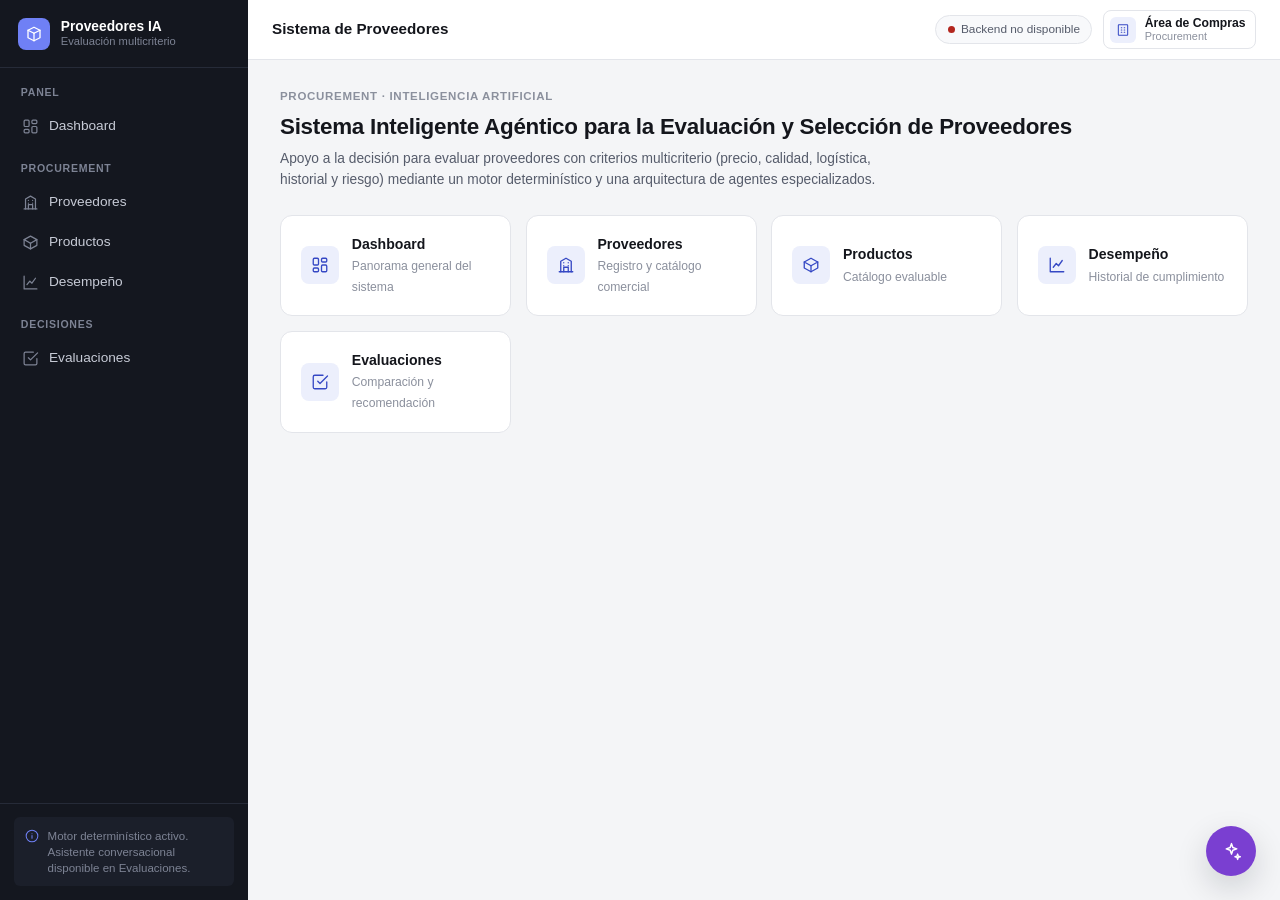
<file: frontend/index.html>
<!DOCTYPE html>
<html lang="es">

<head>
    <meta charset="UTF-8">
    <meta name="viewport" content="width=device-width, initial-scale=1.0">
    <title>Sistema Inteligente de Evaluación de Proveedores</title>
    <link rel="icon" href="data:,">
    <link rel="stylesheet" href="css/styles.css?v=20261017b">
    <link rel="stylesheet" href="css/dashboard.css">
</head>

<body>
    <div class="app-shell">
        <div id="sidebar-container"></div>
        <div class="app-main">
            <div id="navbar-container"></div>
            <main class="content-area">
                <div class="page-header">
                    <div>
                        <div class="eyebrow">Procurement · Inteligencia artificial</div>
                        <h1>Sistema Inteligente Agéntico para la Evaluación y Selección de Proveedores</h1>
                        <p class="subtitle">
                            Apoyo a la decisión para evaluar proveedores con criterios multicriterio
                            (precio, calidad, logística, historial y riesgo) mediante un motor
                            determinístico y una arquitectura de agentes especializados.
                        </p>
                    </div>
                </div>

                <div class="quick-links">
                    <a href="pages/dashboard.html" class="card-link">
                        <span class="icon-tile" data-icon="dashboard"></span>
                        <span class="card-link-text"><strong>Dashboard</strong><span>Panorama general del sistema</span></span>
                    </a>
                    <a href="pages/proveedores.html" class="card-link">
                        <span class="icon-tile" data-icon="providers"></span>
                        <span class="card-link-text"><strong>Proveedores</strong><span>Registro y catálogo comercial</span></span>
                    </a>
                    <a href="pages/productos.html" class="card-link">
                        <span class="icon-tile" data-icon="products"></span>
                        <span class="card-link-text"><strong>Productos</strong><span>Catálogo evaluable</span></span>
                    </a>
                    <a href="pages/desempeno.html" class="card-link">
                        <span class="icon-tile" data-icon="performance"></span>
                        <span class="card-link-text"><strong>Desempeño</strong><span>Historial de cumplimiento</span></span>
                    </a>
                    <a href="pages/evaluaciones.html" class="card-link">
                        <span class="icon-tile" data-icon="evaluations"></span>
                        <span class="card-link-text"><strong>Evaluaciones</strong><span>Comparación y recomendación</span></span>
                    </a>
                </div>
            </main>
        </div>
    </div>

    <div id="modal-root"></div>
    <div id="chat-container"></div>

    <script src="js/components/icons.js"></script>
    <script src="js/config.js?v=20261017c"></script>
    <script src="js/api.js?v=20261017c"></script>
    <script src="js/components/ui.js"></script>
    <script src="js/components/navbar.js"></script>
    <script src="js/components/sidebar.js"></script>
    <script src="js/components/modal.js"></script>
    <script src="js/components/chat.js?v=20261017b"></script>
</body>

</html>
</file>
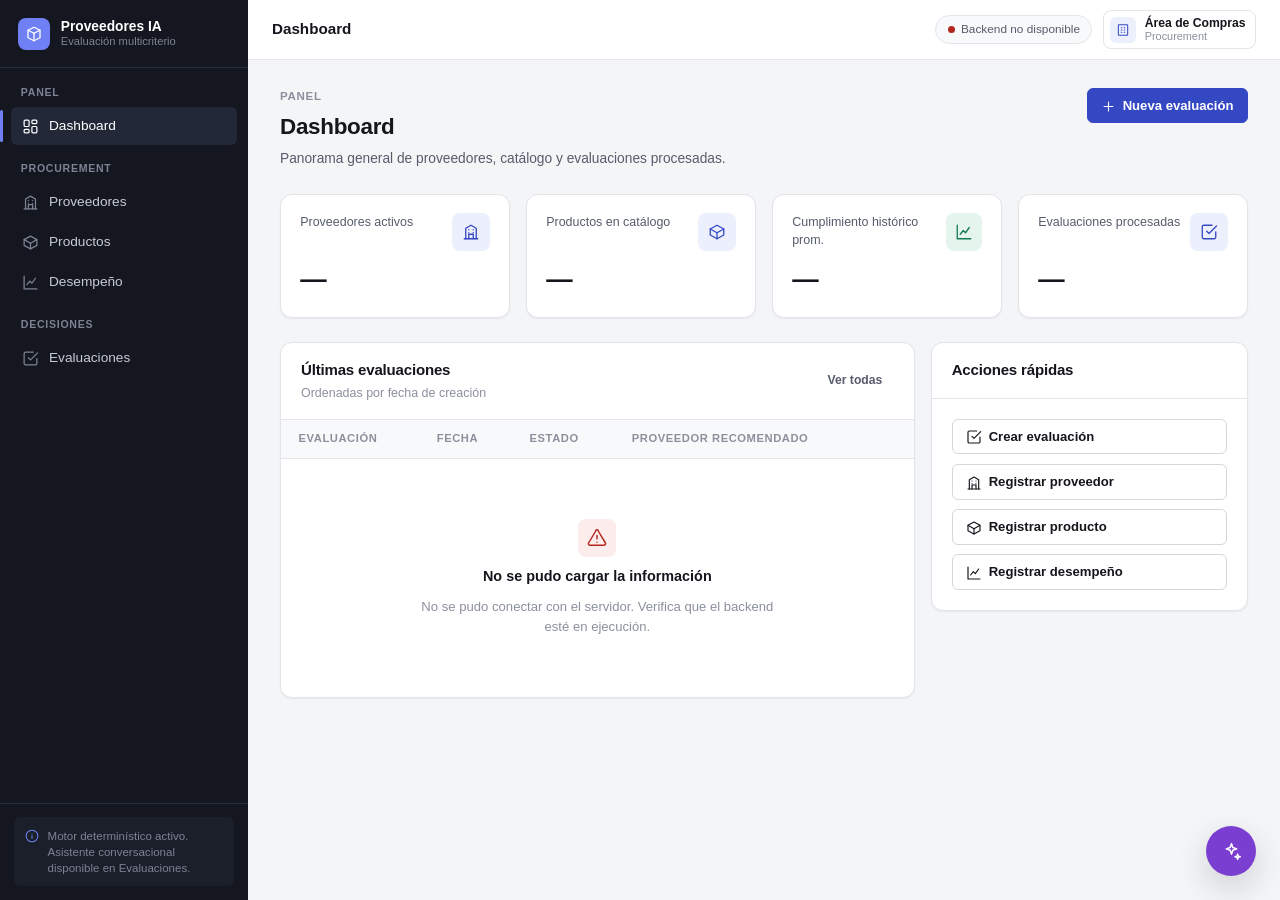
<file: frontend/pages/dashboard.html>
<!DOCTYPE html>
<html lang="es">

<head>
    <meta charset="UTF-8">
    <meta name="viewport" content="width=device-width, initial-scale=1.0">
    <title>Dashboard - Evaluación de Proveedores</title>
    <link rel="icon" href="data:,">
    <link rel="stylesheet" href="../css/styles.css?v=20261017b">
    <link rel="stylesheet" href="../css/dashboard.css">
</head>

<body>
    <div class="app-shell">
        <div id="sidebar-container"></div>
        <div class="app-main">
            <div id="navbar-container"></div>
            <main class="content-area">
                <div class="page-header">
                    <div>
                        <div class="eyebrow">Panel</div>
                        <h1>Dashboard</h1>
                        <p class="subtitle">Panorama general de proveedores, catálogo y evaluaciones procesadas.</p>
                    </div>
                    <div class="page-header-actions">
                        <a href="evaluaciones.html" class="btn btn-primary"><span data-icon="plus" data-icon-size="15"></span>Nueva evaluación</a>
                    </div>
                </div>

                <div class="kpi-grid" id="kpi-grid">
                    <div class="stat-card">
                        <div class="stat-card-top">
                            <span class="stat-card-label">Proveedores activos</span>
                            <span class="icon-tile" data-icon="providers"></span>
                        </div>
                        <div class="stat-card-value" id="kpi-proveedores">—</div>
                    </div>
                    <div class="stat-card">
                        <div class="stat-card-top">
                            <span class="stat-card-label">Productos en catálogo</span>
                            <span class="icon-tile" data-icon="products"></span>
                        </div>
                        <div class="stat-card-value" id="kpi-productos">—</div>
                    </div>
                    <div class="stat-card">
                        <div class="stat-card-top">
                            <span class="stat-card-label">Cumplimiento histórico prom.</span>
                            <span class="icon-tile success" data-icon="performance"></span>
                        </div>
                        <div class="stat-card-value" id="kpi-cumplimiento">—</div>
                    </div>
                    <div class="stat-card">
                        <div class="stat-card-top">
                            <span class="stat-card-label">Evaluaciones procesadas</span>
                            <span class="icon-tile" data-icon="evaluations"></span>
                        </div>
                        <div class="stat-card-value" id="kpi-evaluaciones">—</div>
                    </div>
                </div>

                <div class="dashboard-grid">
                    <div class="card">
                        <div class="card-header">
                            <div>
                                <h2>Últimas evaluaciones</h2>
                                <div class="card-subtitle">Ordenadas por fecha de creación</div>
                            </div>
                            <a href="evaluaciones.html" class="btn btn-ghost btn-sm">Ver todas</a>
                        </div>
                        <div class="table-wrapper">
                            <table class="data-table">
                                <thead>
                                    <tr>
                                        <th>Evaluación</th>
                                        <th>Fecha</th>
                                        <th>Estado</th>
                                        <th>Proveedor recomendado</th>
                                        <th></th>
                                    </tr>
                                </thead>
                                <tbody id="recent-evaluations-body">
                                    <tr class="skeleton-row"><td colspan="5"><div class="skeleton skeleton-line w-60"></div></td></tr>
                                </tbody>
                            </table>
                        </div>
                    </div>

                    <div class="flex" style="flex-direction:column; gap:1rem;">
                        <div class="card">
                            <div class="card-header"><h2>Acciones rápidas</h2></div>
                            <div class="card-body flex" style="flex-direction:column; gap:0.6rem;">
                                <a href="evaluaciones.html" class="btn btn-secondary w-full" style="justify-content:flex-start;">
                                    <span data-icon="evaluations" data-icon-size="16"></span> Crear evaluación
                                </a>
                                <a href="proveedores.html" class="btn btn-secondary w-full" style="justify-content:flex-start;">
                                    <span data-icon="providers" data-icon-size="16"></span> Registrar proveedor
                                </a>
                                <a href="productos.html" class="btn btn-secondary w-full" style="justify-content:flex-start;">
                                    <span data-icon="products" data-icon-size="16"></span> Registrar producto
                                </a>
                                <a href="desempeno.html" class="btn btn-secondary w-full" style="justify-content:flex-start;">
                                    <span data-icon="performance" data-icon-size="16"></span> Registrar desempeño
                                </a>
                            </div>
                        </div>

                        <div class="card" id="pending-card" hidden>
                            <div class="card-header"><h2>Requieren atención</h2></div>
                            <div class="card-body" id="pending-card-body"></div>
                        </div>
                    </div>
                </div>
            </main>
        </div>
    </div>

    <div id="modal-root"></div>
    <div id="chat-container"></div>

    <script src="../js/components/icons.js"></script>
    <script src="../js/config.js?v=20261017c"></script>
    <script src="../js/api.js?v=20261017c"></script>
    <script src="../js/components/ui.js"></script>
    <script src="../js/components/navbar.js"></script>
    <script src="../js/components/sidebar.js"></script>
    <script src="../js/components/modal.js"></script>
    <script src="../js/components/chat.js?v=20261017b"></script>
    <script src="../js/dashboard.js"></script>
</body>

</html>
</file>
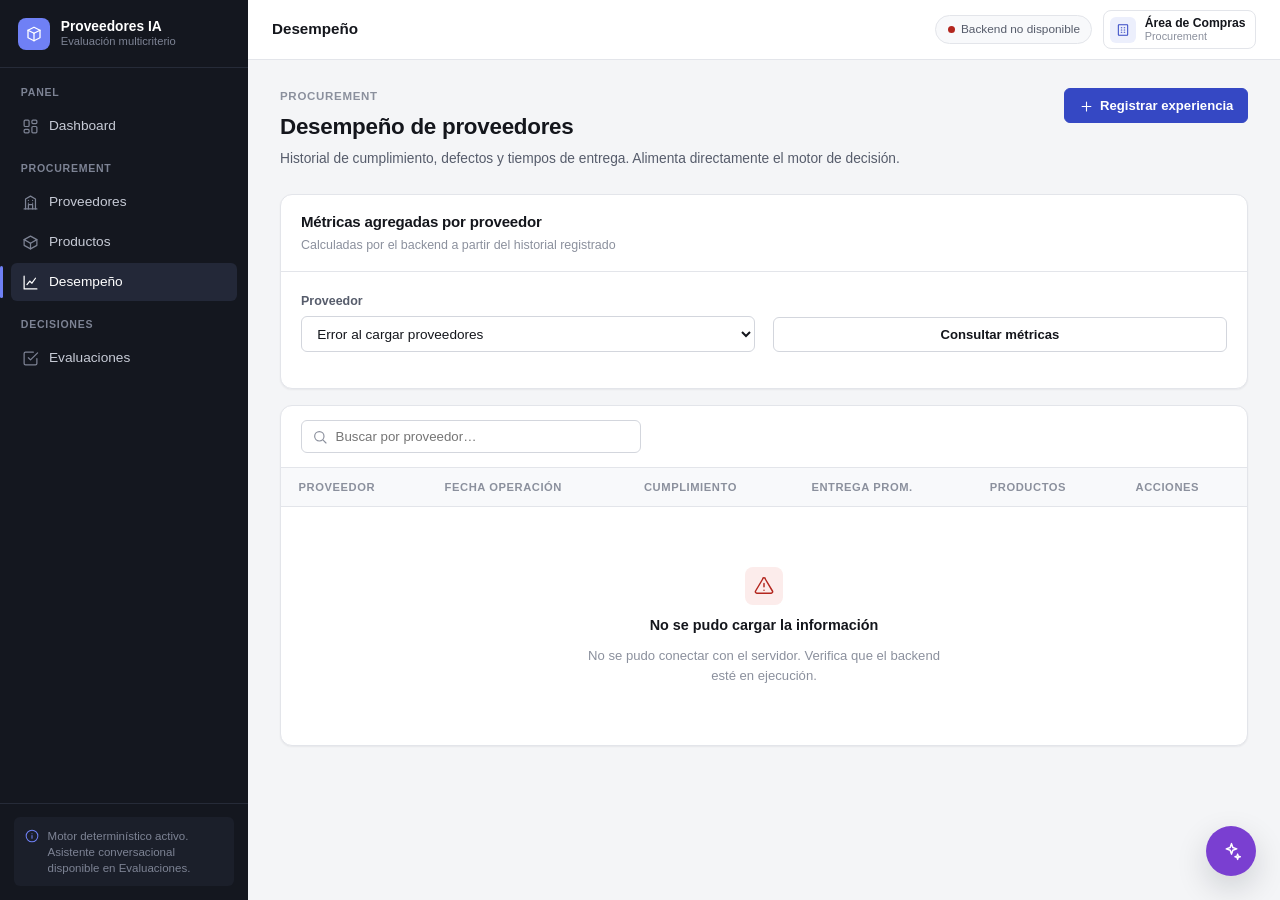
<file: frontend/pages/desempeno.html>
<!DOCTYPE html>
<html lang="es">

<head>
    <meta charset="UTF-8">
    <meta name="viewport" content="width=device-width, initial-scale=1.0">
    <title>Desempeño - Sistema IA</title>
    <link rel="icon" href="data:,">
    <link rel="stylesheet" href="../css/styles.css?v=20261017b">
    <link rel="stylesheet" href="../css/formularios.css">
</head>

<body>
    <div class="app-shell">
        <div id="sidebar-container"></div>
        <div class="app-main">
            <div id="navbar-container"></div>
            <main class="content-area">
                <div class="page-header">
                    <div>
                        <div class="eyebrow">Procurement</div>
                        <h1>Desempeño de proveedores</h1>
                        <p class="subtitle">Historial de cumplimiento, defectos y tiempos de entrega. Alimenta directamente el motor de decisión.</p>
                    </div>
                    <div class="page-header-actions">
                        <button class="btn btn-primary" id="btn-nueva-experiencia"><span data-icon="plus" data-icon-size="15"></span>Registrar experiencia</button>
                    </div>
                </div>

                <div class="card mb-1">
                    <div class="card-header">
                        <div>
                            <h2>Métricas agregadas por proveedor</h2>
                            <div class="card-subtitle">Calculadas por el backend a partir del historial registrado</div>
                        </div>
                    </div>
                    <div class="card-body">
                        <div class="form-grid" style="align-items:end;">
                            <div class="form-group">
                                <label>Proveedor</label>
                                <select id="select-metrica-proveedor">
                                    <option value="">Selecciona un proveedor…</option>
                                </select>
                            </div>
                            <div class="form-group">
                                <button class="btn btn-secondary" id="btn-consultar-metricas">Consultar métricas</button>
                            </div>
                        </div>
                        <div id="metricas-proveedor-resultado"></div>
                    </div>
                </div>

                <div class="card">
                    <div class="filter-bar">
                        <div class="search-input">
                            <span data-icon="search" data-icon-size="16"></span>
                            <input type="search" id="search-historial" placeholder="Buscar por proveedor…" aria-label="Buscar en historial">
                        </div>
                        <div class="filter-bar-spacer"></div>
                        <span class="result-count" id="result-count"></span>
                    </div>
                    <div class="table-wrapper">
                        <table class="data-table">
                            <thead>
                                <tr>
                                    <th>Proveedor</th>
                                    <th>Fecha operación</th>
                                    <th>Cumplimiento</th>
                                    <th>Entrega prom.</th>
                                    <th>Productos</th>
                                    <th class="text-right">Acciones</th>
                                </tr>
                            </thead>
                            <tbody id="historial-body">
                                <tr class="skeleton-row"><td colspan="6"><div class="skeleton skeleton-line w-60"></div></td></tr>
                            </tbody>
                        </table>
                    </div>
                    <div id="historial-pagination"></div>
                </div>
            </main>
        </div>
    </div>

    <div id="modal-root"></div>
    <div id="chat-container"></div>

    <script src="../js/components/icons.js"></script>
    <script src="../js/config.js?v=20261017c"></script>
    <script src="../js/api.js?v=20261017c"></script>
    <script src="../js/components/ui.js"></script>
    <script src="../js/components/navbar.js"></script>
    <script src="../js/components/sidebar.js"></script>
    <script src="../js/components/modal.js"></script>
    <script src="../js/components/chat.js?v=20261017b"></script>
    <script src="../js/desempeno.js"></script>
</body>

</html>
</file>
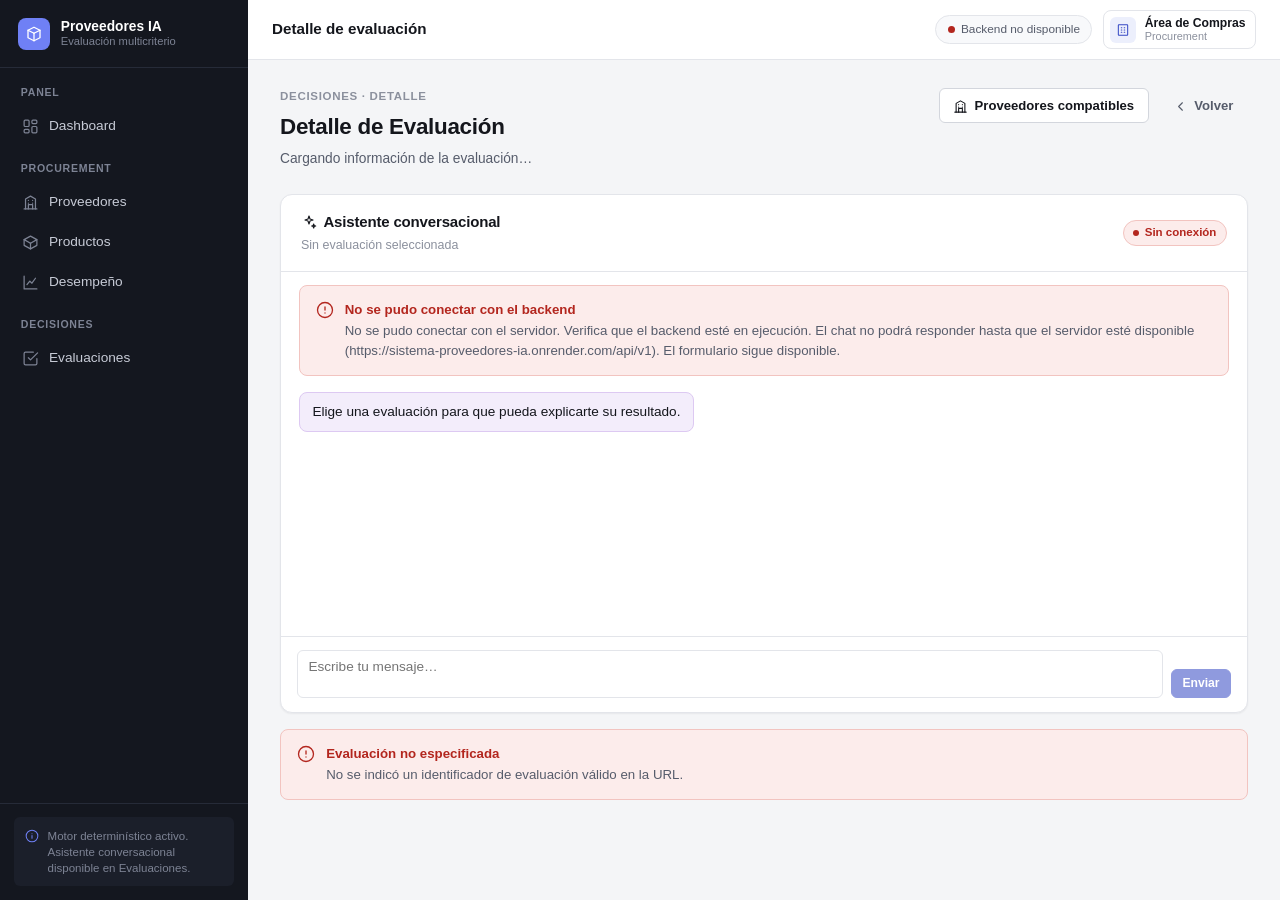
<file: frontend/pages/evaluacion-detalle.html>
<!DOCTYPE html>
<html lang="es">

<head>
    <meta charset="UTF-8">
    <meta name="viewport" content="width=device-width, initial-scale=1.0">
    <title>Detalle de Evaluación - Sistema IA</title>
    <link rel="icon" href="data:,">
    <link rel="stylesheet" href="../css/styles.css?v=20261018">
    <link rel="stylesheet" href="../css/formularios.css?v=20261018">
    <link rel="stylesheet" href="../css/evaluaciones.css?v=20261018">
</head>

<body>
    <div class="app-shell">
        <div id="sidebar-container"></div>
        <div class="app-main">
            <div id="navbar-container"></div>
            <main class="content-area">
                <div class="page-header">
                    <div>
                        <div class="eyebrow">Decisiones · Detalle</div>
                        <h1 id="detalle-titulo">Detalle de Evaluación</h1>
                        <p class="subtitle" id="detalle-subtitulo">Cargando información de la evaluación…</p>
                    </div>
                    <div class="page-header-actions">
                        <button class="btn btn-secondary" id="btn-ver-compatibles"><span data-icon="providers" data-icon-size="15"></span>Proveedores compatibles</button>
                        <a href="evaluaciones.html" class="btn btn-ghost"><span data-icon="chevronLeft" data-icon-size="15"></span>Volver</a>
                    </div>
                </div>

                <div id="asistente-chat-container" class="mb-1"></div>

                <div id="detalle-content">
                    <div class="loading-state"><div class="spinner"></div><span>Cargando evaluación...</span></div>
                </div>
            </main>
        </div>
    </div>

    <div id="modal-root"></div>

    <script src="../js/components/icons.js?v=20261018"></script>
    <script src="../js/config.js?v=20261018"></script>
    <script src="../js/api.js?v=20261018"></script>
    <script src="../js/components/ui.js?v=20261018"></script>
    <script src="../js/components/navbar.js?v=20261018"></script>
    <script src="../js/components/sidebar.js?v=20261018"></script>
    <script src="../js/components/modal.js?v=20261018"></script>
    <script src="../js/components/asistente.js?v=20261018"></script>
    <script src="../js/evaluacion-detalle.js?v=20261018"></script>
</body>

</html>
</file>
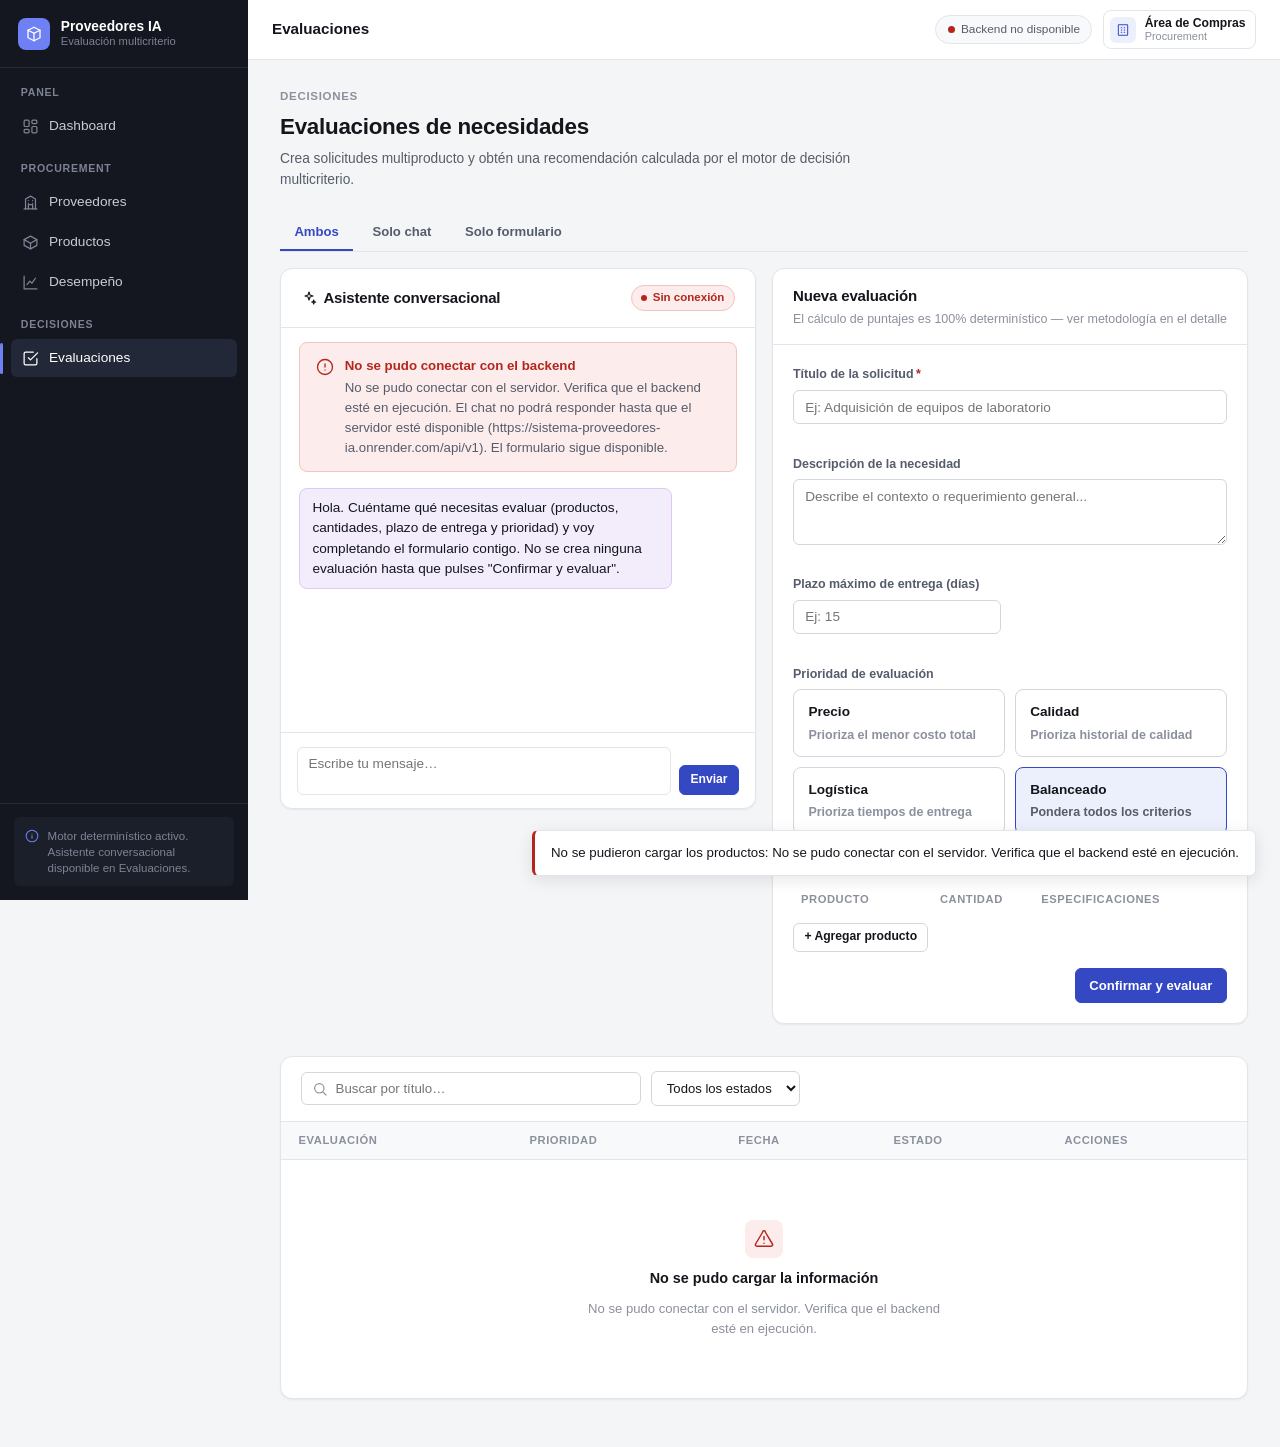
<file: frontend/pages/evaluaciones.html>
<!DOCTYPE html>
<html lang="es">

<head>
    <meta charset="UTF-8">
    <meta name="viewport" content="width=device-width, initial-scale=1.0">
    <title>Evaluaciones - Sistema IA</title>
    <link rel="icon" href="data:,">
    <link rel="stylesheet" href="../css/styles.css?v=20261018">
    <link rel="stylesheet" href="../css/formularios.css?v=20261018">
    <link rel="stylesheet" href="../css/evaluaciones.css?v=20261018">
</head>

<body>
    <div class="app-shell">
        <div id="sidebar-container"></div>
        <div class="app-main">
            <div id="navbar-container"></div>
            <main class="content-area">
                <div class="page-header">
                    <div>
                        <div class="eyebrow">Decisiones</div>
                        <h1>Evaluaciones de necesidades</h1>
                        <p class="subtitle">Crea solicitudes multiproducto y obtén una recomendación calculada por el motor de decisión multicriterio.</p>
                    </div>
                </div>

                <div class="selector-vista" id="selector-vista-evaluacion">
                    <button type="button" class="tab-btn active" data-vista="ambos">Ambos</button>
                    <button type="button" class="tab-btn" data-vista="chat">Solo chat</button>
                    <button type="button" class="tab-btn" data-vista="formulario">Solo formulario</button>
                </div>

                <div class="asistente-layout vista-ambos" id="asistente-layout">
                    <div class="columna-chat" id="asistente-chat-container"></div>

                    <div class="columna-formulario">
                        <div class="card mb-1">
                            <div class="card-header">
                                <div>
                                    <h2>Nueva evaluación</h2>
                                    <div class="card-subtitle">El cálculo de puntajes es 100% determinístico — ver metodología en el detalle</div>
                                </div>
                            </div>
                            <div class="card-body">
                                <form id="form-evaluacion">
                                    <div class="form-grid">
                                        <div class="form-group full">
                                            <label>Título de la solicitud<span class="required">*</span></label>
                                            <input type="text" name="titulo" required maxlength="255" placeholder="Ej: Adquisición de equipos de laboratorio">
                                        </div>
                                        <div class="form-group full">
                                            <label>Descripción de la necesidad</label>
                                            <textarea name="descripcion_necesidad" maxlength="5000" placeholder="Describe el contexto o requerimiento general..."></textarea>
                                        </div>
                                        <div class="form-group">
                                            <label>Plazo máximo de entrega (días)</label>
                                            <input type="number" min="1" name="entrega_maxima_dias" placeholder="Ej: 15">
                                        </div>
                                        <div class="form-group full">
                                            <label>Prioridad de evaluación</label>
                                            <div class="priority-grid">
                                                <div class="priority-option">
                                                    <input type="radio" name="prioridad" id="prioridad-precio" value="precio">
                                                    <label for="prioridad-precio"><strong>Precio</strong>Prioriza el menor costo total</label>
                                                </div>
                                                <div class="priority-option">
                                                    <input type="radio" name="prioridad" id="prioridad-calidad" value="calidad">
                                                    <label for="prioridad-calidad"><strong>Calidad</strong>Prioriza historial de calidad</label>
                                                </div>
                                                <div class="priority-option">
                                                    <input type="radio" name="prioridad" id="prioridad-logistica" value="logistica">
                                                    <label for="prioridad-logistica"><strong>Logística</strong>Prioriza tiempos de entrega</label>
                                                </div>
                                                <div class="priority-option">
                                                    <input type="radio" name="prioridad" id="prioridad-balanceado" value="balanceado" checked>
                                                    <label for="prioridad-balanceado"><strong>Balanceado</strong>Pondera todos los criterios</label>
                                                </div>
                                            </div>
                                        </div>
                                    </div>

                                    <h4>Productos requeridos</h4>
                                    <div class="table-wrapper">
                                        <table class="product-line-table">
                                            <thead>
                                                <tr>
                                                    <th style="width:32%">Producto</th>
                                                    <th>Cantidad</th>
                                                    <th>Especificaciones</th>
                                                    <th></th>
                                                </tr>
                                            </thead>
                                            <tbody id="eval-lineas-body"></tbody>
                                        </table>
                                    </div>
                                    <button type="button" class="btn btn-secondary btn-sm add-line-btn" id="btn-agregar-linea-eval">+ Agregar producto</button>

                                    <div class="mt-1 text-right">
                                        <button type="submit" class="btn btn-primary" id="btn-confirmar-evaluar">Confirmar y evaluar</button>
                                    </div>
                                </form>
                            </div>
                        </div>
                    </div>
                </div>

                <div id="resultado-evaluacion-container" class="mb-1"></div>

                <div class="card">
                    <div class="filter-bar">
                        <div class="search-input">
                            <span data-icon="search" data-icon-size="16"></span>
                            <input type="search" id="search-evaluaciones" placeholder="Buscar por título…" aria-label="Buscar evaluaciones">
                        </div>
                        <select class="filter-select" id="filtro-estado-eval">
                            <option value="">Todos los estados</option>
                            <option value="procesada">Procesada</option>
                            <option value="pendiente">Pendiente</option>
                        </select>
                        <div class="filter-bar-spacer"></div>
                        <span class="result-count" id="result-count"></span>
                    </div>
                    <div class="table-wrapper">
                        <table class="data-table">
                            <thead>
                                <tr>
                                    <th>Evaluación</th>
                                    <th>Prioridad</th>
                                    <th>Fecha</th>
                                    <th>Estado</th>
                                    <th class="text-right">Acciones</th>
                                </tr>
                            </thead>
                            <tbody id="evaluaciones-body">
                                <tr class="skeleton-row"><td colspan="5"><div class="skeleton skeleton-line w-60"></div></td></tr>
                            </tbody>
                        </table>
                    </div>
                    <div id="evaluaciones-pagination"></div>
                </div>
            </main>
        </div>
    </div>

    <div id="modal-root"></div>

    <script src="../js/components/icons.js?v=20261018"></script>
    <script src="../js/config.js?v=20261018"></script>
    <script src="../js/api.js?v=20261018"></script>
    <script src="../js/components/ui.js?v=20261018"></script>
    <script src="../js/components/navbar.js?v=20261018"></script>
    <script src="../js/components/sidebar.js?v=20261018"></script>
    <script src="../js/components/modal.js?v=20261018"></script>
    <script src="../js/components/asistente.js?v=20261018"></script>
    <script src="../js/evaluaciones.js?v=20261018"></script>
</body>

</html>
</file>
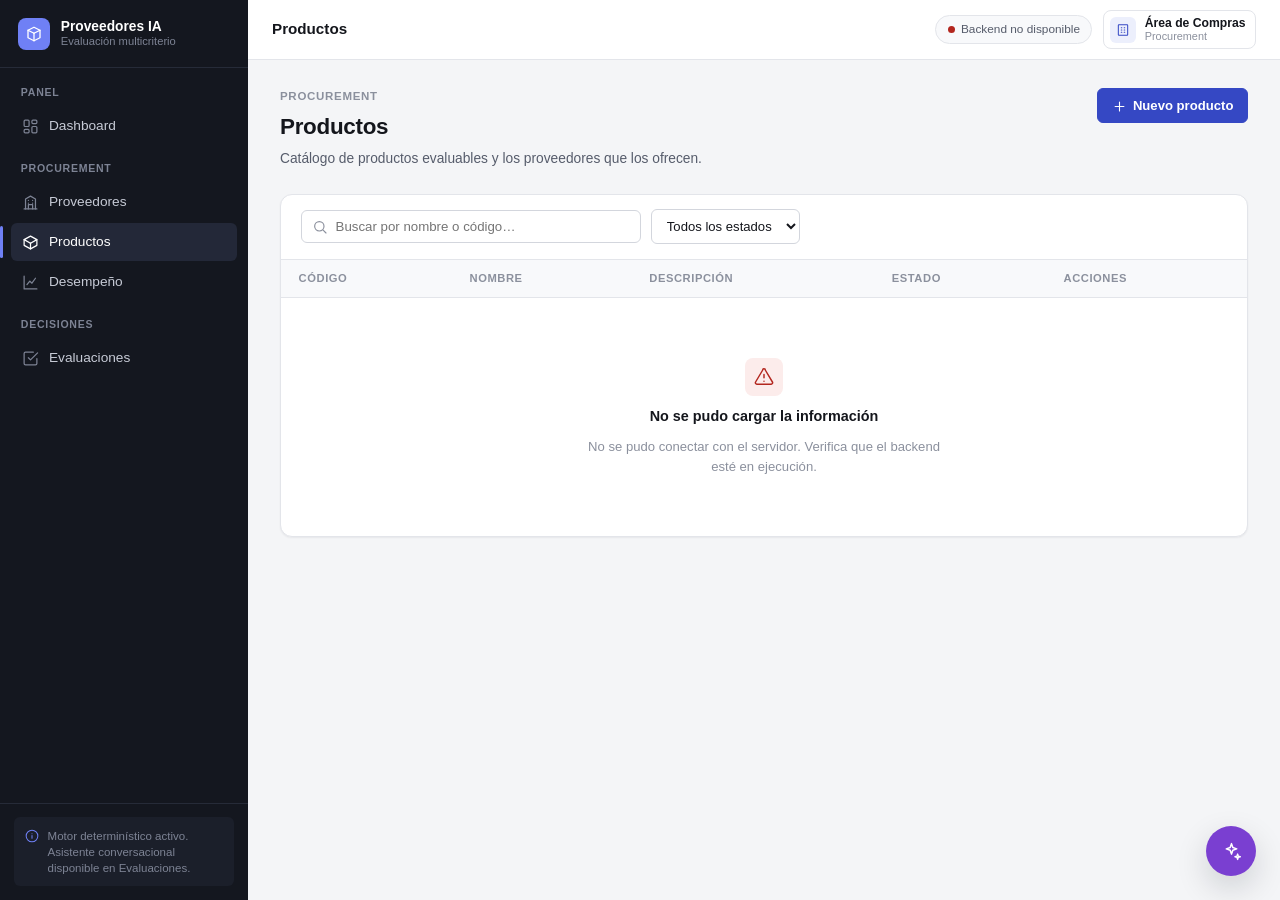
<file: frontend/pages/productos.html>
<!DOCTYPE html>
<html lang="es">

<head>
    <meta charset="UTF-8">
    <meta name="viewport" content="width=device-width, initial-scale=1.0">
    <title>Productos - Sistema IA</title>
    <link rel="icon" href="data:,">
    <link rel="stylesheet" href="../css/styles.css?v=20261017b">
    <link rel="stylesheet" href="../css/formularios.css">
</head>

<body>
    <div class="app-shell">
        <div id="sidebar-container"></div>
        <div class="app-main">
            <div id="navbar-container"></div>
            <main class="content-area">
                <div class="page-header">
                    <div>
                        <div class="eyebrow">Procurement</div>
                        <h1>Productos</h1>
                        <p class="subtitle">Catálogo de productos evaluables y los proveedores que los ofrecen.</p>
                    </div>
                    <div class="page-header-actions">
                        <button class="btn btn-primary" id="btn-nuevo-producto"><span data-icon="plus" data-icon-size="15"></span>Nuevo producto</button>
                    </div>
                </div>

                <div class="card">
                    <div class="filter-bar">
                        <div class="search-input">
                            <span data-icon="search" data-icon-size="16"></span>
                            <input type="search" id="search-productos" placeholder="Buscar por nombre o código…" aria-label="Buscar productos">
                        </div>
                        <select class="filter-select" id="filtro-estado-producto">
                            <option value="">Todos los estados</option>
                            <option value="Activo">Activo</option>
                            <option value="Inactivo">Inactivo</option>
                        </select>
                        <div class="filter-bar-spacer"></div>
                        <span class="result-count" id="result-count"></span>
                    </div>
                    <div class="table-wrapper">
                        <table class="data-table">
                            <thead>
                                <tr>
                                    <th>Código</th>
                                    <th>Nombre</th>
                                    <th>Descripción</th>
                                    <th>Estado</th>
                                    <th class="text-right">Acciones</th>
                                </tr>
                            </thead>
                            <tbody id="productos-body">
                                <tr class="skeleton-row"><td colspan="5"><div class="skeleton skeleton-line w-60"></div></td></tr>
                            </tbody>
                        </table>
                    </div>
                    <div id="productos-pagination"></div>
                </div>
            </main>
        </div>
    </div>

    <div id="modal-root"></div>
    <div id="chat-container"></div>

    <script src="../js/components/icons.js"></script>
    <script src="../js/config.js?v=20261017c"></script>
    <script src="../js/api.js?v=20261017c"></script>
    <script src="../js/components/ui.js"></script>
    <script src="../js/components/navbar.js"></script>
    <script src="../js/components/sidebar.js"></script>
    <script src="../js/components/modal.js"></script>
    <script src="../js/components/chat.js?v=20261017b"></script>
    <script src="../js/productos.js"></script>
</body>

</html>
</file>
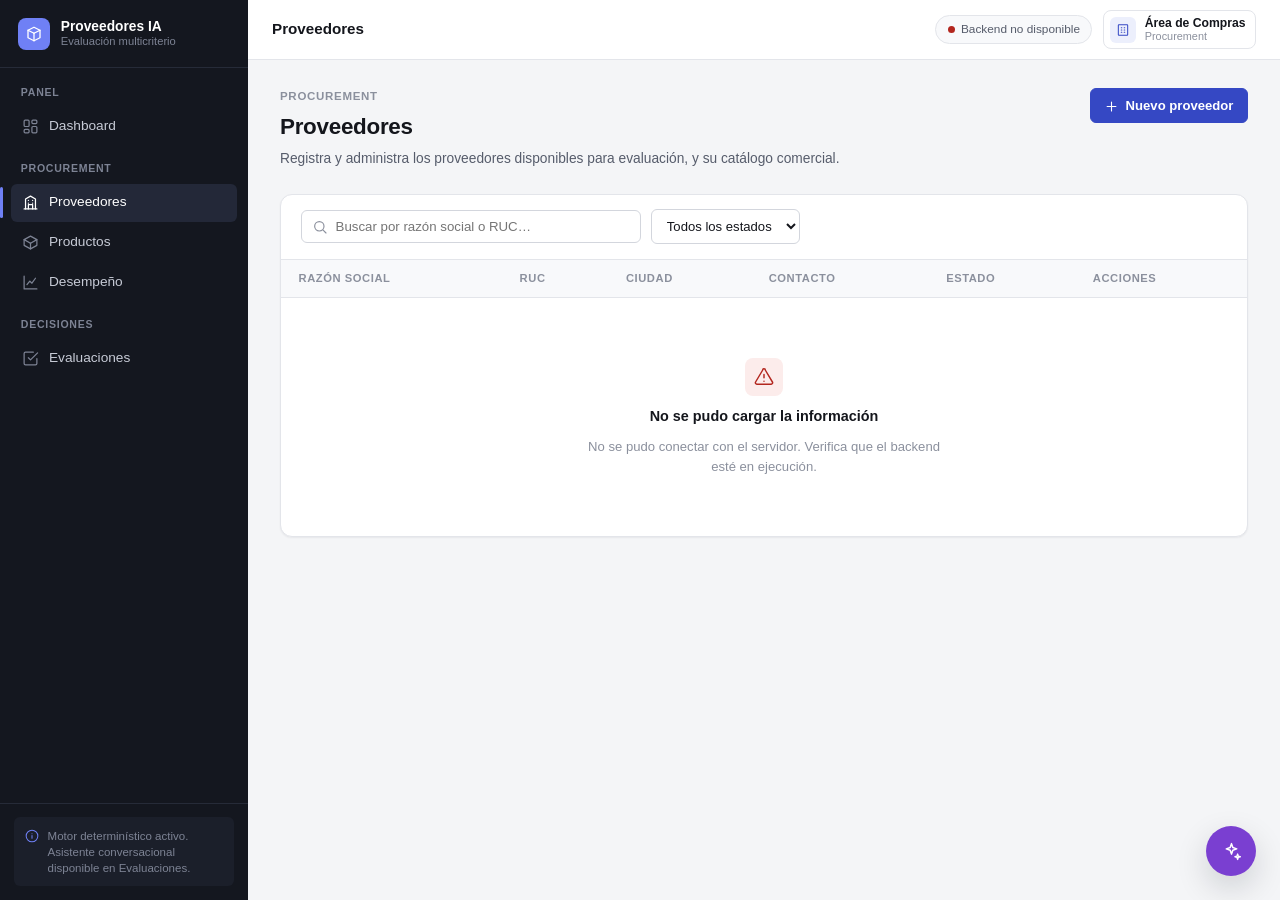
<file: frontend/pages/proveedores.html>
<!DOCTYPE html>
<html lang="es">

<head>
    <meta charset="UTF-8">
    <meta name="viewport" content="width=device-width, initial-scale=1.0">
    <title>Proveedores - Sistema IA</title>
    <link rel="icon" href="data:,">
    <link rel="stylesheet" href="../css/styles.css?v=20261017b">
    <link rel="stylesheet" href="../css/formularios.css">
</head>

<body>
    <div class="app-shell">
        <div id="sidebar-container"></div>
        <div class="app-main">
            <div id="navbar-container"></div>
            <main class="content-area">
                <div class="page-header">
                    <div>
                        <div class="eyebrow">Procurement</div>
                        <h1>Proveedores</h1>
                        <p class="subtitle">Registra y administra los proveedores disponibles para evaluación, y su catálogo comercial.</p>
                    </div>
                    <div class="page-header-actions">
                        <button class="btn btn-primary" id="btn-nuevo-proveedor"><span data-icon="plus" data-icon-size="15"></span>Nuevo proveedor</button>
                    </div>
                </div>

                <div class="card">
                    <div class="filter-bar">
                        <div class="search-input">
                            <span data-icon="search" data-icon-size="16"></span>
                            <input type="search" id="search-proveedores" placeholder="Buscar por razón social o RUC…" aria-label="Buscar proveedores">
                        </div>
                        <select class="filter-select" id="filtro-estado">
                            <option value="">Todos los estados</option>
                            <option value="Activo">Activo</option>
                            <option value="Inactivo">Inactivo</option>
                        </select>
                        <div class="filter-bar-spacer"></div>
                        <span class="result-count" id="result-count"></span>
                    </div>
                    <div class="table-wrapper">
                        <table class="data-table">
                            <thead>
                                <tr>
                                    <th>Razón social</th>
                                    <th>RUC</th>
                                    <th>Ciudad</th>
                                    <th>Contacto</th>
                                    <th>Estado</th>
                                    <th class="text-right">Acciones</th>
                                </tr>
                            </thead>
                            <tbody id="proveedores-body">
                                <tr class="skeleton-row"><td colspan="6"><div class="skeleton skeleton-line w-60"></div></td></tr>
                            </tbody>
                        </table>
                    </div>
                    <div id="proveedores-pagination"></div>
                </div>
            </main>
        </div>
    </div>

    <div id="modal-root"></div>
    <div id="chat-container"></div>

    <script src="../js/components/icons.js"></script>
    <script src="../js/config.js?v=20261017c"></script>
    <script src="../js/api.js?v=20261017c"></script>
    <script src="../js/components/ui.js"></script>
    <script src="../js/components/navbar.js"></script>
    <script src="../js/components/sidebar.js"></script>
    <script src="../js/components/modal.js"></script>
    <script src="../js/components/chat.js?v=20261017b"></script>
    <script src="../js/proveedores.js"></script>
</body>

</html>
</file>
<file: frontend/css/styles.css>
/* ============================================================
   Sistema de Diseño — Sistema Inteligente de Proveedores
   Identidad: SaaS B2B / Procurement / Enterprise / Data-AI
   HTML5 + CSS3 vanilla, sin frameworks, sin fuentes externas.
   ============================================================ */

:root {
    /* ---------- Superficies ---------- */
    --bg-app: #f4f5f7;
    --surface: #ffffff;
    --surface-alt: #f8f9fb;
    --surface-sunken: #eef0f3;
    --border: #e3e5ea;
    --border-strong: #d3d6dd;

    /* ---------- Texto ---------- */
    --text-primary: #14161c;
    --text-secondary: #565c6b;
    --text-tertiary: #8b909d;
    --text-on-dark: #eef0f5;
    --text-on-dark-muted: #9aa1b3;

    /* ---------- Marca ---------- */
    --primary: #3548c4;
    --primary-hover: #2c3da8;
    --primary-soft: #eceffc;
    --primary-soft-border: #c9d0f5;

    /* ---------- Semánticos ---------- */
    --success: #147a52;
    --success-soft: #e5f5ee;
    --success-border: #b7e3cc;
    --warning: #92500a;
    --warning-soft: #fdf1df;
    --warning-border: #f3d9a4;
    --danger: #b3261e;
    --danger-soft: #fceceb;
    --danger-border: #f2c4c0;
    --info: #1c5fa8;
    --info-soft: #e9f2fb;
    --info-border: #bfdcf5;
    --neutral-soft: #eef0f3;
    --neutral-border: #dcdfe5;

    /* ---------- Shell (sidebar oscuro) ---------- */
    --shell-bg: #14171f;
    --shell-bg-elevated: #1b1f2a;
    --shell-border: #262b38;
    --shell-text: #c7cbd6;
    --shell-text-muted: #7d8394;
    --shell-active-bg: #232838;
    --shell-active-text: #ffffff;
    --shell-accent: #6f80f5;

    /* ---------- IA ---------- */
    --ai-accent: #7a3fd1;
    --ai-soft: #f3edfb;
    --ai-border: #ddc9f2;

    /* ---------- Geometría ---------- */
    --radius-sm: 6px;
    --radius-md: 8px;
    --radius-lg: 12px;
    --shadow-xs: 0 1px 2px rgba(15, 18, 28, 0.06);
    --shadow-sm: 0 1px 3px rgba(15, 18, 28, 0.08), 0 1px 2px rgba(15, 18, 28, 0.04);
    --shadow-md: 0 4px 16px rgba(15, 18, 28, 0.10);
    --shadow-lg: 0 12px 32px rgba(15, 18, 28, 0.16);

    --sidebar-width: 248px;
    --sidebar-width-collapsed: 72px;
    --topbar-height: 60px;
    --transition: 0.15s ease;
    --font-sans: -apple-system, BlinkMacSystemFont, 'Segoe UI', Roboto, Helvetica, Arial, sans-serif;
}

* {
    box-sizing: border-box;
}

html, body {
    height: 100%;
}

body {
    margin: 0;
    font-family: var(--font-sans);
    background: var(--bg-app);
    color: var(--text-primary);
    font-size: 14px;
    line-height: 1.5;
    -webkit-font-smoothing: antialiased;
}

a {
    color: var(--primary);
    text-decoration: none;
}

a:hover {
    text-decoration: underline;
}

h1, h2, h3, h4 {
    margin: 0 0 0.35rem 0;
    font-weight: 600;
    letter-spacing: -0.012em;
    color: var(--text-primary);
}

p {
    color: var(--text-secondary);
    margin: 0;
}

.icon {
    flex-shrink: 0;
    display: inline-block;
    vertical-align: middle;
}

:focus-visible {
    outline: 2px solid var(--primary);
    outline-offset: 2px;
    border-radius: 4px;
}

/* ============================== Shell: layout general ============================== */

.app-shell {
    min-height: 100vh;
    display: flex;
}

.app-main {
    flex: 1;
    display: flex;
    flex-direction: column;
    min-width: 0;
    margin-left: var(--sidebar-width);
}

.content-area {
    padding: 1.75rem 2rem 3rem;
    max-width: 1400px;
    width: 100%;
    margin: 0 auto;
}

@media (max-width: 960px) {
    .app-main {
        margin-left: 0;
    }
    .content-area {
        padding: 1.25rem 1rem 3rem;
    }
}

/* ============================== Sidebar ============================== */

.sidebar {
    position: fixed;
    top: 0;
    left: 0;
    bottom: 0;
    width: var(--sidebar-width);
    background: var(--shell-bg);
    color: var(--shell-text);
    display: flex;
    flex-direction: column;
    z-index: 200;
    transition: transform var(--transition);
}

.sidebar-brand {
    display: flex;
    align-items: center;
    gap: 0.65rem;
    padding: 1.1rem 1.15rem;
    border-bottom: 1px solid var(--shell-border);
    flex-shrink: 0;
}

.sidebar-brand-mark {
    width: 32px;
    height: 32px;
    border-radius: 8px;
    background: var(--shell-accent);
    color: #fff;
    display: flex;
    align-items: center;
    justify-content: center;
    flex-shrink: 0;
}

.sidebar-brand-text {
    display: flex;
    flex-direction: column;
    line-height: 1.2;
    min-width: 0;
}

.sidebar-brand-text strong {
    font-size: 0.86rem;
    color: #fff;
    font-weight: 600;
    white-space: nowrap;
    overflow: hidden;
    text-overflow: ellipsis;
}

.sidebar-brand-text span {
    font-size: 0.7rem;
    color: var(--shell-text-muted);
    white-space: nowrap;
}

.sidebar-nav {
    flex: 1;
    overflow-y: auto;
    padding: 0.85rem 0.7rem;
}

.sidebar-group-label {
    font-size: 0.66rem;
    font-weight: 600;
    text-transform: uppercase;
    letter-spacing: 0.07em;
    color: var(--shell-text-muted);
    padding: 0.9rem 0.6rem 0.4rem;
}

.sidebar-group-label:first-child {
    padding-top: 0.2rem;
}

.sidebar-link {
    display: flex;
    align-items: center;
    gap: 0.65rem;
    padding: 0.55rem 0.65rem;
    border-radius: var(--radius-sm);
    color: var(--shell-text);
    font-size: 0.855rem;
    font-weight: 500;
    margin-bottom: 0.1rem;
    transition: background var(--transition), color var(--transition);
}

.sidebar-link:hover {
    background: var(--shell-bg-elevated);
    color: #fff;
    text-decoration: none;
}

.sidebar-link.active {
    background: var(--shell-active-bg);
    color: var(--shell-active-text);
    position: relative;
}

.sidebar-link.active::before {
    content: '';
    position: absolute;
    left: -0.7rem;
    top: 0.2rem;
    bottom: 0.2rem;
    width: 3px;
    border-radius: 2px;
    background: var(--shell-accent);
}

.sidebar-link .icon {
    color: var(--shell-text-muted);
}

.sidebar-link:hover .icon,
.sidebar-link.active .icon {
    color: currentColor;
}

.sidebar-footer {
    padding: 0.85rem;
    border-top: 1px solid var(--shell-border);
    flex-shrink: 0;
}

.sidebar-footer-note {
    display: flex;
    gap: 0.55rem;
    align-items: flex-start;
    padding: 0.65rem 0.7rem;
    border-radius: var(--radius-sm);
    background: var(--shell-bg-elevated);
    font-size: 0.72rem;
    color: var(--shell-text-muted);
    line-height: 1.4;
}

.sidebar-footer-note .icon {
    flex-shrink: 0;
    margin-top: 0.1rem;
    color: var(--shell-accent);
}

.sidebar-backdrop {
    display: none;
}

@media (max-width: 960px) {
    .sidebar {
        transform: translateX(-100%);
    }
    .sidebar.open {
        transform: translateX(0);
        box-shadow: var(--shadow-lg);
    }
    .sidebar-backdrop.open {
        display: block;
        position: fixed;
        inset: 0;
        background: rgba(10, 12, 18, 0.45);
        z-index: 190;
    }
}

/* ============================== Topbar ============================== */

.topbar {
    height: var(--topbar-height);
    background: var(--surface);
    border-bottom: 1px solid var(--border);
    display: flex;
    align-items: center;
    justify-content: space-between;
    padding: 0 1.5rem;
    position: sticky;
    top: 0;
    z-index: 100;
    gap: 1rem;
}

.topbar-left {
    display: flex;
    align-items: center;
    gap: 0.9rem;
    min-width: 0;
}

.topbar-menu-btn {
    display: none;
    background: transparent;
    border: 1px solid var(--border);
    color: var(--text-secondary);
    border-radius: var(--radius-sm);
    width: 34px;
    height: 34px;
    align-items: center;
    justify-content: center;
    cursor: pointer;
    flex-shrink: 0;
}

@media (max-width: 960px) {
    .topbar-menu-btn {
        display: flex;
    }
}

.topbar-title {
    font-size: 0.95rem;
    font-weight: 600;
    color: var(--text-primary);
    white-space: nowrap;
    overflow: hidden;
    text-overflow: ellipsis;
}

.topbar-right {
    display: flex;
    align-items: center;
    gap: 0.7rem;
    flex-shrink: 0;
}

.status-pill {
    display: flex;
    align-items: center;
    gap: 0.4rem;
    padding: 0.32rem 0.7rem;
    border-radius: 999px;
    background: var(--surface-alt);
    border: 1px solid var(--border);
    font-size: 0.74rem;
    color: var(--text-secondary);
    font-weight: 500;
}

.status-dot {
    width: 7px;
    height: 7px;
    border-radius: 50%;
    background: var(--text-tertiary);
}

.status-pill.online .status-dot { background: var(--success); }
.status-pill.offline .status-dot { background: var(--danger); }
.status-pill.checking .status-dot { background: var(--warning); }

.org-chip {
    display: flex;
    align-items: center;
    gap: 0.55rem;
    padding: 0.3rem 0.6rem 0.3rem 0.35rem;
    border-radius: var(--radius-md);
    border: 1px solid var(--border);
    background: var(--surface);
}

.org-chip-avatar {
    width: 26px;
    height: 26px;
    border-radius: 6px;
    background: var(--primary-soft);
    color: var(--primary);
    display: flex;
    align-items: center;
    justify-content: center;
    font-size: 0.7rem;
    font-weight: 700;
    flex-shrink: 0;
}

.org-chip-text {
    display: flex;
    flex-direction: column;
    line-height: 1.2;
}

.org-chip-text strong {
    font-size: 0.76rem;
    color: var(--text-primary);
}

.org-chip-text span {
    font-size: 0.68rem;
    color: var(--text-tertiary);
}

/* ============================== PageHeader ============================== */

.page-header {
    display: flex;
    align-items: flex-start;
    justify-content: space-between;
    gap: 1rem;
    flex-wrap: wrap;
    margin-bottom: 1.5rem;
}

.page-header .eyebrow {
    font-size: 0.72rem;
    font-weight: 600;
    text-transform: uppercase;
    letter-spacing: 0.06em;
    color: var(--text-tertiary);
    margin-bottom: 0.3rem;
}

.page-header h1 {
    font-size: 1.4rem;
}

.page-header .subtitle {
    margin-top: 0.2rem;
    font-size: 0.86rem;
    color: var(--text-secondary);
    max-width: 640px;
}

.page-header-actions {
    display: flex;
    gap: 0.6rem;
    flex-wrap: wrap;
}

/* ============================== Buttons ============================== */

.btn {
    display: inline-flex;
    align-items: center;
    justify-content: center;
    gap: 0.4rem;
    padding: 0.5rem 0.85rem;
    border-radius: var(--radius-sm);
    border: 1px solid transparent;
    font-size: 0.82rem;
    font-weight: 550;
    font-family: inherit;
    cursor: pointer;
    transition: background var(--transition), border-color var(--transition), color var(--transition);
    white-space: nowrap;
    line-height: 1.3;
}

.btn:active {
    transform: translateY(0.5px);
}

.btn-primary {
    background: var(--primary);
    color: #fff;
    border-color: var(--primary);
}

.btn-primary:hover {
    background: var(--primary-hover);
    border-color: var(--primary-hover);
    text-decoration: none;
}

.btn-secondary {
    background: var(--surface);
    color: var(--text-primary);
    border-color: var(--border-strong);
}

.btn-secondary:hover {
    background: var(--surface-alt);
    text-decoration: none;
}

.btn-danger {
    background: var(--danger-soft);
    color: var(--danger);
    border-color: var(--danger-border);
}

.btn-danger:hover {
    background: #f7dcda;
    text-decoration: none;
}

.btn-ghost {
    background: transparent;
    color: var(--text-secondary);
    border-color: transparent;
}

.btn-ghost:hover {
    background: var(--surface-alt);
    color: var(--text-primary);
    text-decoration: none;
}

.btn-sm {
    padding: 0.36rem 0.65rem;
    font-size: 0.76rem;
}

.btn:disabled {
    opacity: 0.55;
    cursor: not-allowed;
}

.btn-icon {
    width: 32px;
    height: 32px;
    padding: 0;
}

.actions-cell {
    display: flex;
    gap: 0.35rem;
    flex-wrap: wrap;
}

/* ============================== Cards / Panels ============================== */

.card {
    background: var(--surface);
    border: 1px solid var(--border);
    border-radius: var(--radius-lg);
    box-shadow: var(--shadow-xs);
}

.card-header {
    display: flex;
    align-items: center;
    justify-content: space-between;
    padding: 1rem 1.25rem;
    border-bottom: 1px solid var(--border);
    gap: 1rem;
    flex-wrap: wrap;
}

.card-header h2, .card-header h3 {
    margin: 0;
    font-size: 0.94rem;
    font-weight: 600;
}

.card-header .card-subtitle {
    font-size: 0.78rem;
    color: var(--text-tertiary);
    margin-top: 0.15rem;
}

.card-body {
    padding: 1.25rem;
}

.card-link {
    background: var(--surface);
    padding: 1.15rem 1.25rem;
    border-radius: var(--radius-lg);
    color: var(--text-primary);
    border: 1px solid var(--border);
    transition: border-color var(--transition), box-shadow var(--transition);
    display: flex;
    align-items: center;
    gap: 0.8rem;
}

.card-link:hover {
    border-color: var(--primary-soft-border);
    box-shadow: var(--shadow-sm);
    text-decoration: none;
}

.card-link .icon-tile {
    flex-shrink: 0;
}

.card-link-text strong {
    display: block;
    font-size: 0.88rem;
}

.card-link-text span {
    font-size: 0.76rem;
    color: var(--text-tertiary);
}

.quick-links {
    display: grid;
    grid-template-columns: repeat(auto-fit, minmax(220px, 1fr));
    gap: 0.9rem;
    margin-top: 1.5rem;
}

.icon-tile {
    width: 38px;
    height: 38px;
    border-radius: var(--radius-md);
    display: flex;
    align-items: center;
    justify-content: center;
    background: var(--primary-soft);
    color: var(--primary);
}

.icon-tile.neutral { background: var(--neutral-soft); color: var(--text-secondary); }
.icon-tile.success { background: var(--success-soft); color: var(--success); }
.icon-tile.warning { background: var(--warning-soft); color: var(--warning); }
.icon-tile.ai { background: var(--ai-soft); color: var(--ai-accent); }

/* ============================== StatCard (KPI) ============================== */

.kpi-grid {
    display: grid;
    grid-template-columns: repeat(auto-fit, minmax(210px, 1fr));
    gap: 1rem;
    margin-bottom: 1.5rem;
}

.stat-card {
    background: var(--surface);
    border: 1px solid var(--border);
    border-radius: var(--radius-lg);
    padding: 1.1rem 1.2rem;
    box-shadow: var(--shadow-xs);
    display: flex;
    flex-direction: column;
    gap: 0.6rem;
}

.stat-card-top {
    display: flex;
    align-items: flex-start;
    justify-content: space-between;
}

.stat-card-label {
    font-size: 0.78rem;
    color: var(--text-secondary);
    font-weight: 500;
}

.stat-card-value {
    font-size: 1.65rem;
    font-weight: 650;
    color: var(--text-primary);
    letter-spacing: -0.015em;
}

.stat-card-trend {
    font-size: 0.75rem;
    display: inline-flex;
    align-items: center;
    gap: 0.25rem;
    font-weight: 600;
}

.stat-card-trend.up { color: var(--success); }
.stat-card-trend.down { color: var(--danger); }
.stat-card-trend.neutral { color: var(--text-tertiary); }

/* ============================== Tables ============================== */

.table-wrapper {
    overflow-x: auto;
}

table.data-table {
    width: 100%;
    border-collapse: collapse;
    font-size: 0.83rem;
    min-width: 620px;
}

table.data-table thead th {
    text-align: left;
    padding: 0.65rem 1.1rem;
    color: var(--text-tertiary);
    font-weight: 600;
    font-size: 0.7rem;
    text-transform: uppercase;
    letter-spacing: 0.05em;
    background: var(--surface-alt);
    border-bottom: 1px solid var(--border);
    white-space: nowrap;
}

table.data-table tbody td {
    padding: 0.75rem 1.1rem;
    border-bottom: 1px solid var(--border);
    color: var(--text-primary);
    vertical-align: middle;
}

table.data-table tbody tr:last-child td {
    border-bottom: none;
}

table.data-table tbody tr {
    transition: background var(--transition);
}

table.data-table tbody tr:hover {
    background: var(--surface-alt);
}

.cell-muted {
    color: var(--text-tertiary);
}

.cell-primary strong {
    display: block;
    color: var(--text-primary);
    font-weight: 600;
}

.cell-primary span {
    font-size: 0.76rem;
    color: var(--text-tertiary);
}

/* ============================== StatusBadge ============================== */

.badge {
    display: inline-flex;
    align-items: center;
    gap: 0.35rem;
    padding: 0.22rem 0.6rem;
    border-radius: 999px;
    font-size: 0.72rem;
    font-weight: 600;
    white-space: nowrap;
    border: 1px solid transparent;
}

.badge::before {
    content: '';
    width: 6px;
    height: 6px;
    border-radius: 50%;
    background: currentColor;
    flex-shrink: 0;
}

.badge-success { background: var(--success-soft); color: var(--success); border-color: var(--success-border); }
.badge-danger { background: var(--danger-soft); color: var(--danger); border-color: var(--danger-border); }
.badge-warning { background: var(--warning-soft); color: var(--warning); border-color: var(--warning-border); }
.badge-info { background: var(--info-soft); color: var(--info); border-color: var(--info-border); }
.badge-neutral { background: var(--neutral-soft); color: var(--text-secondary); border-color: var(--neutral-border); }
.badge-ai { background: var(--ai-soft); color: var(--ai-accent); border-color: var(--ai-border); }

/* ============================== Alert ============================== */

.alert {
    display: flex;
    gap: 0.7rem;
    padding: 0.85rem 1rem;
    border-radius: var(--radius-md);
    border: 1px solid;
    font-size: 0.83rem;
    line-height: 1.5;
}

.alert .icon {
    flex-shrink: 0;
    margin-top: 0.1rem;
}

.alert-title {
    font-weight: 600;
    margin-bottom: 0.1rem;
    color: inherit;
}

.alert-info { background: var(--info-soft); border-color: var(--info-border); color: var(--info); }
.alert-success { background: var(--success-soft); border-color: var(--success-border); color: var(--success); }
.alert-warning { background: var(--warning-soft); border-color: var(--warning-border); color: var(--warning); }
.alert-danger { background: var(--danger-soft); border-color: var(--danger-border); color: var(--danger); }
.alert-ai { background: var(--ai-soft); border-color: var(--ai-border); color: var(--ai-accent); }

.alert-body {
    color: var(--text-secondary);
}

.alert strong, .alert .alert-title {
    color: inherit;
}

/* ============================== Empty / Loading / Error states ============================== */

.empty-state, .error-state {
    display: flex;
    flex-direction: column;
    align-items: center;
    justify-content: center;
    text-align: center;
    padding: 3rem 1.5rem;
    color: var(--text-tertiary);
    gap: 0.6rem;
}

.empty-state .icon-tile {
    width: 46px;
    height: 46px;
    margin-bottom: 0.3rem;
}

.empty-state-title {
    font-size: 0.9rem;
    font-weight: 600;
    color: var(--text-primary);
}

.empty-state-desc {
    font-size: 0.82rem;
    color: var(--text-tertiary);
    max-width: 360px;
}

.error-state {
    color: var(--danger);
}

.error-state .icon-tile {
    background: var(--danger-soft);
    color: var(--danger);
}

.loading-state {
    display: flex;
    align-items: center;
    justify-content: center;
    gap: 0.6rem;
    padding: 2.5rem 1.5rem;
    color: var(--text-tertiary);
    font-size: 0.83rem;
}

.spinner {
    width: 18px;
    height: 18px;
    border-radius: 50%;
    border: 2.5px solid var(--border-strong);
    border-top-color: var(--primary);
    animation: spin 0.7s linear infinite;
}

@keyframes spin {
    to { transform: rotate(360deg); }
}

/* Skeleton */

.skeleton {
    background: linear-gradient(90deg, var(--surface-sunken) 25%, var(--border) 37%, var(--surface-sunken) 63%);
    background-size: 400% 100%;
    animation: skeleton-shimmer 1.4s ease infinite;
    border-radius: var(--radius-sm);
}

@keyframes skeleton-shimmer {
    0% { background-position: 100% 50%; }
    100% { background-position: 0 50%; }
}

.skeleton-row td {
    padding: 0.85rem 1.1rem;
}

.skeleton-line {
    height: 12px;
    width: 100%;
}

.skeleton-line.w-60 { width: 60%; }
.skeleton-line.w-40 { width: 40%; }

/* ============================== Tabs ============================== */

.tabs {
    display: flex;
    gap: 0.3rem;
    border-bottom: 1px solid var(--border);
    margin-bottom: 1.1rem;
    flex-wrap: wrap;
}

.tab-btn {
    background: transparent;
    border: none;
    color: var(--text-secondary);
    padding: 0.6rem 0.9rem;
    font-size: 0.82rem;
    font-weight: 550;
    font-family: inherit;
    cursor: pointer;
    border-bottom: 2px solid transparent;
    transition: color var(--transition), border-color var(--transition);
    display: flex;
    align-items: center;
    gap: 0.4rem;
}

.tab-btn:hover {
    color: var(--text-primary);
}

.tab-btn.active {
    color: var(--primary);
    border-bottom-color: var(--primary);
}

.tab-panel {
    display: none;
    animation: fadeIn 0.15s ease;
}

.tab-panel.active {
    display: block;
}

@keyframes fadeIn {
    from { opacity: 0; }
    to { opacity: 1; }
}

/* ============================== Search / Filter bar ============================== */

.filter-bar {
    display: flex;
    align-items: center;
    gap: 0.6rem;
    flex-wrap: wrap;
    padding: 0.9rem 1.25rem;
    border-bottom: 1px solid var(--border);
}

.search-input {
    position: relative;
    flex: 1;
    min-width: 200px;
    max-width: 340px;
}

.search-input .icon {
    position: absolute;
    left: 0.7rem;
    top: 50%;
    transform: translateY(-50%);
    color: var(--text-tertiary);
    pointer-events: none;
}

.search-input input {
    width: 100%;
    padding: 0.5rem 0.75rem 0.5rem 2.1rem;
    border-radius: var(--radius-sm);
    border: 1px solid var(--border-strong);
    background: var(--surface);
    font-size: 0.83rem;
    font-family: inherit;
    color: var(--text-primary);
}

.search-input input:focus {
    outline: none;
    border-color: var(--primary);
    box-shadow: 0 0 0 3px var(--primary-soft);
}

.filter-select {
    padding: 0.5rem 0.7rem;
    border-radius: var(--radius-sm);
    border: 1px solid var(--border-strong);
    background: var(--surface);
    font-size: 0.82rem;
    font-family: inherit;
    color: var(--text-primary);
}

.filter-bar-spacer {
    flex: 1;
}

.result-count {
    font-size: 0.78rem;
    color: var(--text-tertiary);
    white-space: nowrap;
}

/* ============================== Pagination ============================== */

.pagination {
    display: flex;
    align-items: center;
    justify-content: space-between;
    gap: 1rem;
    padding: 0.85rem 1.25rem;
    border-top: 1px solid var(--border);
    flex-wrap: wrap;
}

.pagination-info {
    font-size: 0.78rem;
    color: var(--text-tertiary);
}

.pagination-controls {
    display: flex;
    gap: 0.35rem;
    align-items: center;
}

.pagination-controls button {
    width: 30px;
    height: 30px;
    border-radius: var(--radius-sm);
    border: 1px solid var(--border-strong);
    background: var(--surface);
    color: var(--text-secondary);
    cursor: pointer;
    display: flex;
    align-items: center;
    justify-content: center;
    font-size: 0.78rem;
}

.pagination-controls button:hover:not(:disabled) {
    background: var(--surface-alt);
}

.pagination-controls button:disabled {
    opacity: 0.4;
    cursor: not-allowed;
}

.pagination-controls .current-page {
    font-size: 0.8rem;
    color: var(--text-primary);
    font-weight: 600;
    padding: 0 0.4rem;
}

/* ============================== Tooltip ============================== */

[data-tooltip] {
    position: relative;
}

[data-tooltip]::after {
    content: attr(data-tooltip);
    position: absolute;
    bottom: calc(100% + 6px);
    left: 50%;
    transform: translateX(-50%) translateY(3px);
    background: var(--shell-bg);
    color: #fff;
    font-size: 0.72rem;
    font-weight: 500;
    padding: 0.35rem 0.6rem;
    border-radius: var(--radius-sm);
    white-space: nowrap;
    opacity: 0;
    pointer-events: none;
    transition: opacity var(--transition), transform var(--transition);
    z-index: 300;
}

[data-tooltip]:hover::after,
[data-tooltip]:focus-visible::after {
    opacity: 1;
    transform: translateX(-50%) translateY(0);
}

/* ============================== Toast ============================== */

#toast-root {
    position: fixed;
    bottom: 1.5rem;
    right: 1.5rem;
    display: flex;
    flex-direction: column;
    gap: 0.6rem;
    z-index: 999;
}

.toast {
    background: var(--surface);
    border: 1px solid var(--border);
    border-left: 3px solid var(--primary);
    color: var(--text-primary);
    padding: 0.75rem 1rem;
    border-radius: var(--radius-sm);
    font-size: 0.83rem;
    box-shadow: var(--shadow-md);
    min-width: 240px;
    animation: slideIn 0.18s ease;
    display: flex;
    align-items: center;
    gap: 0.55rem;
}

.toast.success { border-left-color: var(--success); }
.toast.error { border-left-color: var(--danger); }
.toast.warning { border-left-color: var(--warning); }

@keyframes slideIn {
    from { opacity: 0; transform: translateX(16px); }
    to { opacity: 1; transform: translateX(0); }
}

/* ============================== Acceso directo al asistente ============================== */

.chat-fab {
    text-decoration: none;
    position: fixed;
    bottom: 1.5rem;
    right: 1.5rem;
    width: 50px;
    height: 50px;
    border-radius: 50%;
    background: var(--ai-accent);
    color: #fff;
    border: none;
    box-shadow: var(--shadow-lg);
    cursor: pointer;
    display: flex;
    align-items: center;
    justify-content: center;
    z-index: 400;
    transition: filter var(--transition);
}

.chat-fab:hover {
    filter: brightness(1.08);
}

.chat-fab:focus-visible {
    outline: 2px solid var(--ai-accent);
    outline-offset: 3px;
}

/* ============================== Utility ============================== */

.flex { display: flex; }
.items-center { align-items: center; }
.gap-sm { gap: 0.5rem; }
.text-muted { color: var(--text-tertiary); }
.text-right { text-align: right; }
.mt-1 { margin-top: 1rem; }
.mt-2 { margin-top: 1.5rem; }
.mb-1 { margin-bottom: 1rem; }
.w-full { width: 100%; }
.visually-hidden {
    position: absolute;
    width: 1px; height: 1px;
    padding: 0; margin: -1px;
    overflow: hidden;
    clip: rect(0, 0, 0, 0);
    white-space: nowrap;
    border: 0;
}
</file>
<file: frontend/css/dashboard.css>
/* Dashboard — extensiones específicas (KPIs y tablas base viven en styles.css) */

.dashboard-grid {
    display: grid;
    grid-template-columns: 2fr 1fr;
    gap: 1rem;
    align-items: start;
}

@media (max-width: 1100px) {
    .dashboard-grid {
        grid-template-columns: 1fr;
    }
}

.recommended-cell {
    display: flex;
    align-items: center;
    gap: 0.4rem;
    font-weight: 600;
    color: var(--success);
}

.recommended-cell .icon {
    color: var(--success);
}

.activity-list {
    display: flex;
    flex-direction: column;
}

.activity-item {
    display: flex;
    gap: 0.75rem;
    padding: 0.85rem 1.25rem;
    border-bottom: 1px solid var(--border);
}

.activity-item:last-child {
    border-bottom: none;
}

.activity-item .icon-tile {
    width: 32px;
    height: 32px;
    flex-shrink: 0;
}

.activity-item-body {
    min-width: 0;
}

.activity-item-title {
    font-size: 0.83rem;
    font-weight: 600;
    color: var(--text-primary);
    white-space: nowrap;
    overflow: hidden;
    text-overflow: ellipsis;
}

.activity-item-meta {
    font-size: 0.75rem;
    color: var(--text-tertiary);
    margin-top: 0.1rem;
}
</file>
<file: frontend/css/formularios.css>
/* ============================================================
   Formularios y Sistema Modal
   ============================================================ */

.form-grid {
    display: grid;
    grid-template-columns: repeat(2, 1fr);
    gap: 0.95rem 1.1rem;
}

.form-grid.single {
    grid-template-columns: 1fr;
}

.form-group {
    margin-bottom: 0.95rem;
    display: flex;
    flex-direction: column;
    gap: 0.35rem;
}

.form-group.full {
    grid-column: 1 / -1;
}

.form-group label {
    font-size: 0.78rem;
    font-weight: 600;
    color: var(--text-secondary);
}

.form-group label .required {
    color: var(--danger);
    margin-left: 0.15rem;
}

.form-group .hint {
    font-size: 0.72rem;
    color: var(--text-tertiary);
}

.form-group input,
.form-group select,
.form-group textarea {
    background: var(--surface);
    border: 1px solid var(--border-strong);
    color: var(--text-primary);
    border-radius: var(--radius-sm);
    padding: 0.55rem 0.7rem;
    font-size: 0.85rem;
    font-family: inherit;
    outline: none;
    transition: border-color var(--transition), box-shadow var(--transition);
    width: 100%;
}

.form-group input:focus,
.form-group select:focus,
.form-group textarea:focus {
    border-color: var(--primary);
    box-shadow: 0 0 0 3px var(--primary-soft);
}

.form-group input:disabled,
.form-group select:disabled {
    background: var(--surface-sunken);
    color: var(--text-tertiary);
    cursor: not-allowed;
}

.form-group textarea {
    resize: vertical;
    min-height: 66px;
}

.form-group.checkbox-row {
    flex-direction: row;
    align-items: center;
    gap: 0.5rem;
}

.form-group.checkbox-row input {
    width: auto;
}

.field-error {
    display: flex;
    align-items: center;
    gap: 0.3rem;
    color: var(--danger);
    font-size: 0.74rem;
}

@media (max-width: 640px) {
    .form-grid {
        grid-template-columns: 1fr;
    }
}

/* ============================== Tabla dinámica (líneas de producto) ============================== */

.product-line-table {
    width: 100%;
    border-collapse: collapse;
    margin-top: 0.4rem;
}

.product-line-table th {
    text-align: left;
    font-size: 0.7rem;
    text-transform: uppercase;
    letter-spacing: 0.05em;
    color: var(--text-tertiary);
    padding: 0.45rem 0.5rem;
}

.product-line-table td {
    padding: 0.35rem 0.5rem;
    vertical-align: top;
}

.product-line-table select,
.product-line-table input {
    background: var(--surface);
    border: 1px solid var(--border-strong);
    color: var(--text-primary);
    border-radius: var(--radius-sm);
    padding: 0.45rem 0.6rem;
    font-size: 0.83rem;
    font-family: inherit;
    width: 100%;
}

.add-line-btn {
    margin-top: 0.5rem;
}

.remove-line-btn {
    background: transparent;
    border: 1px solid var(--border-strong);
    color: var(--danger);
    border-radius: var(--radius-sm);
    width: 32px;
    height: 32px;
    cursor: pointer;
    display: flex;
    align-items: center;
    justify-content: center;
}

.remove-line-btn:hover {
    background: var(--danger-soft);
    border-color: var(--danger-border);
}

/* ============================== Métricas compactas ============================== */

.metrics-grid {
    display: grid;
    grid-template-columns: repeat(auto-fit, minmax(150px, 1fr));
    gap: 0.8rem;
    margin-top: 1.1rem;
}

.metric-tile {
    background: var(--surface-alt);
    border: 1px solid var(--border);
    border-radius: var(--radius-md);
    padding: 0.8rem 0.9rem;
}

.metric-tile .label {
    font-size: 0.7rem;
    color: var(--text-tertiary);
    margin-bottom: 0.3rem;
    font-weight: 500;
}

.metric-tile .value {
    font-size: 1.15rem;
    font-weight: 650;
    color: var(--text-primary);
}

/* ============================== Modal ============================== */

.modal-overlay {
    position: fixed;
    inset: 0;
    background: rgba(15, 18, 28, 0.42);
    display: flex;
    align-items: flex-start;
    justify-content: center;
    padding: 5vh 1rem;
    z-index: 500;
    animation: overlayIn 0.14s ease;
    overflow-y: auto;
}

@keyframes overlayIn {
    from { opacity: 0; }
    to { opacity: 1; }
}

.modal {
    background: var(--surface);
    border: 1px solid var(--border);
    border-radius: var(--radius-lg);
    box-shadow: var(--shadow-lg);
    width: 100%;
    max-width: 560px;
    animation: modalIn 0.16s ease;
    max-height: 92vh;
    display: flex;
    flex-direction: column;
}

.modal.modal-lg {
    max-width: 820px;
}

@keyframes modalIn {
    from { opacity: 0; transform: translateY(-8px) scale(0.98); }
    to { opacity: 1; transform: translateY(0) scale(1); }
}

.modal-header {
    display: flex;
    align-items: center;
    justify-content: space-between;
    padding: 1rem 1.25rem;
    border-bottom: 1px solid var(--border);
    gap: 1rem;
}

.modal-header h3 {
    font-size: 0.98rem;
}

.modal-close {
    background: transparent;
    border: none;
    color: var(--text-tertiary);
    cursor: pointer;
    padding: 0.3rem;
    border-radius: var(--radius-sm);
    transition: color var(--transition), background var(--transition);
    display: flex;
}

.modal-close:hover {
    color: var(--text-primary);
    background: var(--surface-alt);
}

.modal-body {
    padding: 1.25rem;
    overflow-y: auto;
}

.modal-footer {
    display: flex;
    justify-content: flex-end;
    gap: 0.55rem;
    padding: 0.9rem 1.25rem;
    border-top: 1px solid var(--border);
}

.modal-footer.danger-context .btn-primary {
    background: var(--danger);
    border-color: var(--danger);
}

.modal-footer.danger-context .btn-primary:hover {
    background: #962019;
}
</file>
<file: frontend/css/evaluaciones.css>
/* ============================================================
   Evaluaciones — formulario, priorización y detalle multicriterio
   ============================================================ */

.priority-grid {
    display: grid;
    grid-template-columns: repeat(auto-fit, minmax(150px, 1fr));
    gap: 0.6rem;
}

.priority-option {
    position: relative;
}

.priority-option input {
    position: absolute;
    opacity: 0;
    inset: 0;
    cursor: pointer;
    margin: 0;
}

.priority-option label {
    display: flex;
    flex-direction: column;
    gap: 0.2rem;
    padding: 0.75rem 0.9rem;
    border: 1px solid var(--border-strong);
    border-radius: var(--radius-md);
    background: var(--surface);
    cursor: pointer;
    transition: border-color var(--transition), background var(--transition);
    font-size: 0.78rem;
    color: var(--text-tertiary);
}

.priority-option label strong {
    color: var(--text-primary);
    font-size: 0.85rem;
    font-weight: 600;
}

.priority-option input:checked + label {
    border-color: var(--primary);
    background: var(--primary-soft);
    color: var(--text-secondary);
}

.priority-option input:focus-visible + label {
    outline: 2px solid var(--primary);
    outline-offset: 2px;
}

/* ---------- Listado de evaluaciones ---------- */

.eval-title-cell strong {
    display: block;
    color: var(--text-primary);
}

.eval-title-cell span {
    font-size: 0.75rem;
    color: var(--text-tertiary);
}

/* ---------- Banner de recomendación ---------- */

.recommended-banner {
    display: flex;
    align-items: center;
    gap: 1rem;
    padding: 1.1rem 1.35rem;
    border-radius: var(--radius-lg);
    background: var(--success-soft);
    border: 1px solid var(--success-border);
    margin-bottom: 1.5rem;
    flex-wrap: wrap;
}

.recommended-banner .icon-tile {
    width: 44px;
    height: 44px;
    background: #fff;
    color: var(--success);
    border: 1px solid var(--success-border);
    flex-shrink: 0;
}

.recommended-banner .label {
    font-size: 0.72rem;
    font-weight: 600;
    text-transform: uppercase;
    letter-spacing: 0.05em;
    color: var(--success);
}

.recommended-banner .name {
    font-size: 1.15rem;
    font-weight: 650;
    color: var(--text-primary);
}

.recommended-banner .score {
    margin-left: auto;
    text-align: right;
}

.recommended-banner .score .label {
    color: var(--text-secondary);
}

.recommended-banner .score .value {
    font-size: 1.5rem;
    font-weight: 700;
    color: var(--success);
}

/* ---------- Score cards ---------- */

.score-grid {
    display: grid;
    grid-template-columns: repeat(auto-fit, minmax(150px, 1fr));
    gap: 0.85rem;
    margin-bottom: 1.5rem;
}

.score-card {
    background: var(--surface);
    border: 1px solid var(--border);
    border-radius: var(--radius-md);
    padding: 0.9rem 1rem;
}

.score-card .label {
    font-size: 0.72rem;
    color: var(--text-tertiary);
    margin-bottom: 0.45rem;
    font-weight: 500;
}

.score-card .value {
    font-size: 1.3rem;
    font-weight: 650;
    margin-bottom: 0.45rem;
    color: var(--text-primary);
}

.score-bar-track {
    height: 5px;
    border-radius: 999px;
    background: var(--surface-sunken);
    overflow: hidden;
}

.score-bar-fill {
    height: 100%;
    border-radius: 999px;
    background: var(--primary);
}

.score-card.final {
    border-color: var(--primary-soft-border);
    background: var(--primary-soft);
}

.score-card.final .value {
    color: var(--primary);
}

.score-card.final .score-bar-fill {
    background: var(--primary);
}

.ranking-table td.is-recommended {
    color: var(--success);
    font-weight: 700;
}

/* ---------- Dictámenes del motor de agentes ---------- */

.ai-provenance-alert {
    margin-bottom: 1.1rem;
}

.agent-dictamen {
    background: var(--surface-alt);
    border: 1px solid var(--border);
    border-left: 3px solid var(--ai-accent);
    border-radius: var(--radius-md);
    padding: 0.9rem 1.1rem;
    font-size: 0.85rem;
    line-height: 1.6;
    color: var(--text-primary);
}

.agent-dictamen + .agent-dictamen {
    margin-top: 0.7rem;
}

.provider-tabs-nav {
    display: flex;
    gap: 0.45rem;
    flex-wrap: wrap;
    margin-bottom: 0.9rem;
}

.provider-tab-chip {
    padding: 0.35rem 0.75rem;
    border-radius: 999px;
    border: 1px solid var(--border-strong);
    background: var(--surface);
    color: var(--text-secondary);
    font-size: 0.78rem;
    font-weight: 600;
    cursor: pointer;
    font-family: inherit;
    transition: border-color var(--transition), background var(--transition), color var(--transition);
}

.provider-tab-chip:hover {
    border-color: var(--primary-soft-border);
}

.provider-tab-chip.active {
    border-color: var(--primary);
    color: var(--primary);
    background: var(--primary-soft);
}

.agent-tab-icon {
    display: inline-flex;
    color: var(--ai-accent);
}

/* ---------- Producto sin coincidencia en el catálogo ---------- */

tr.linea-sin-coincidencia > td:first-child {
    background: var(--warning-soft);
}

/* ---------- Asistente conversacional (chat + formulario) ---------- */

.selector-vista {
    display: flex;
    flex-direction: row;
    flex-wrap: wrap;
    gap: 0.3rem;
    border-bottom: 1px solid var(--border);
    margin-bottom: 1rem;
}

/* .tab-btn es display:flex (nivel de bloque); aquí se fuerza inline-flex
   para que los botones nunca se apilen, aunque falle el flex del padre. */
.selector-vista .tab-btn {
    display: inline-flex;
    justify-content: center;
}

@media (max-width: 640px) {
    .selector-vista .tab-btn {
        flex: 1 1 0;
        padding-left: 0.4rem;
        padding-right: 0.4rem;
    }
}

.asistente-layout {
    display: grid;
    grid-template-columns: 1fr 1fr;
    gap: 1rem;
    align-items: start;
    margin-bottom: 1rem;
}

.asistente-layout.vista-chat,
.asistente-layout.vista-formulario {
    grid-template-columns: 1fr;
}

.asistente-layout.vista-chat .columna-formulario,
.asistente-layout.vista-formulario .columna-chat {
    display: none;
}

@media (max-width: 1100px) {
    .asistente-layout {
        grid-template-columns: 1fr;
    }
}

.asistente-panel {
    display: flex;
    flex-direction: column;
    height: 100%;
    min-height: 420px;
}

.asistente-panel .card-header h2 {
    display: flex;
    align-items: center;
    gap: 0.4rem;
}

.chat-aviso {
    padding: 0.85rem 1.1rem 0;
}

.chat-cabecera-acciones {
    display: flex;
    align-items: center;
    gap: 0.5rem;
    flex-wrap: wrap;
}

.chat-codigo {
    padding: 0.85rem 1.1rem 0;
    display: flex;
    flex-direction: column;
    gap: 0.4rem;
    font-size: 0.82rem;
    color: var(--text-secondary);
}

.chat-codigo-fila {
    display: flex;
    gap: 0.5rem;
    align-items: center;
}

.chat-codigo-fila input {
    flex: 1;
    min-width: 0;
    font-family: inherit;
    font-size: 0.85rem;
    padding: 0.45rem 0.65rem;
    border: 1px solid var(--border);
    border-radius: var(--radius-sm);
    background: var(--surface);
    color: var(--text-primary);
}

.chat-codigo-error {
    color: var(--danger);
}

.chat-contexto-chip {
    color: var(--ai-accent);
}

.chat-mensajes {
    flex: 1;
    min-height: 260px;
    max-height: 460px;
    overflow-y: auto;
    padding: 1rem 1.1rem;
    display: flex;
    flex-direction: column;
    gap: 0.6rem;
}

.chat-burbuja {
    max-width: 85%;
    padding: 0.55rem 0.8rem;
    border-radius: var(--radius-md);
    font-size: 0.85rem;
    line-height: 1.5;
}

/* pre-wrap solo sobre el texto: aplicado a toda la burbuja también
   mostraba como espacio en blanco la indentación del template HTML. */
.chat-burbuja-texto {
    white-space: pre-wrap;
}

.chat-burbuja.usuario {
    align-self: flex-end;
    background: var(--primary-soft);
    color: var(--text-primary);
}

.chat-burbuja.asistente {
    align-self: flex-start;
    background: var(--ai-soft);
    border: 1px solid var(--ai-border);
    color: var(--text-primary);
}

.chat-burbuja.error {
    background: var(--danger-soft);
    border: 1px solid var(--danger-border);
}

.chat-burbuja-badge {
    display: block;
    margin-bottom: 0.3rem;
    width: fit-content;
}

.chat-loading {
    align-self: flex-start;
}

.chat-entrada {
    display: flex;
    gap: 0.5rem;
    align-items: flex-end;
    padding: 0.85rem 1rem;
    border-top: 1px solid var(--border);
}

.chat-entrada textarea {
    flex: 1;
    resize: none;
    font-family: inherit;
    font-size: 0.85rem;
    padding: 0.5rem 0.65rem;
    border: 1px solid var(--border);
    border-radius: var(--radius-sm);
    background: var(--surface);
    color: var(--text-primary);
}

.chat-debug-panel {
    margin: 0 1rem 0.85rem;
    font-size: 0.72rem;
    color: var(--text-tertiary);
}

.chat-debug-panel pre {
    max-height: 200px;
    overflow: auto;
    background: var(--surface-alt);
    padding: 0.5rem;
    border-radius: var(--radius-sm);
}

/* ---------- Resultado inline de "Confirmar y evaluar" ---------- */

.resultado-ganador {
    display: flex;
    align-items: center;
    justify-content: space-between;
    padding: 0.85rem 1.1rem;
    border-radius: var(--radius-md);
    background: var(--success-soft);
    border: 1px solid var(--success-border);
    color: var(--text-primary);
}

.resultado-desactualizado {
    opacity: 0.75;
}
</file>
